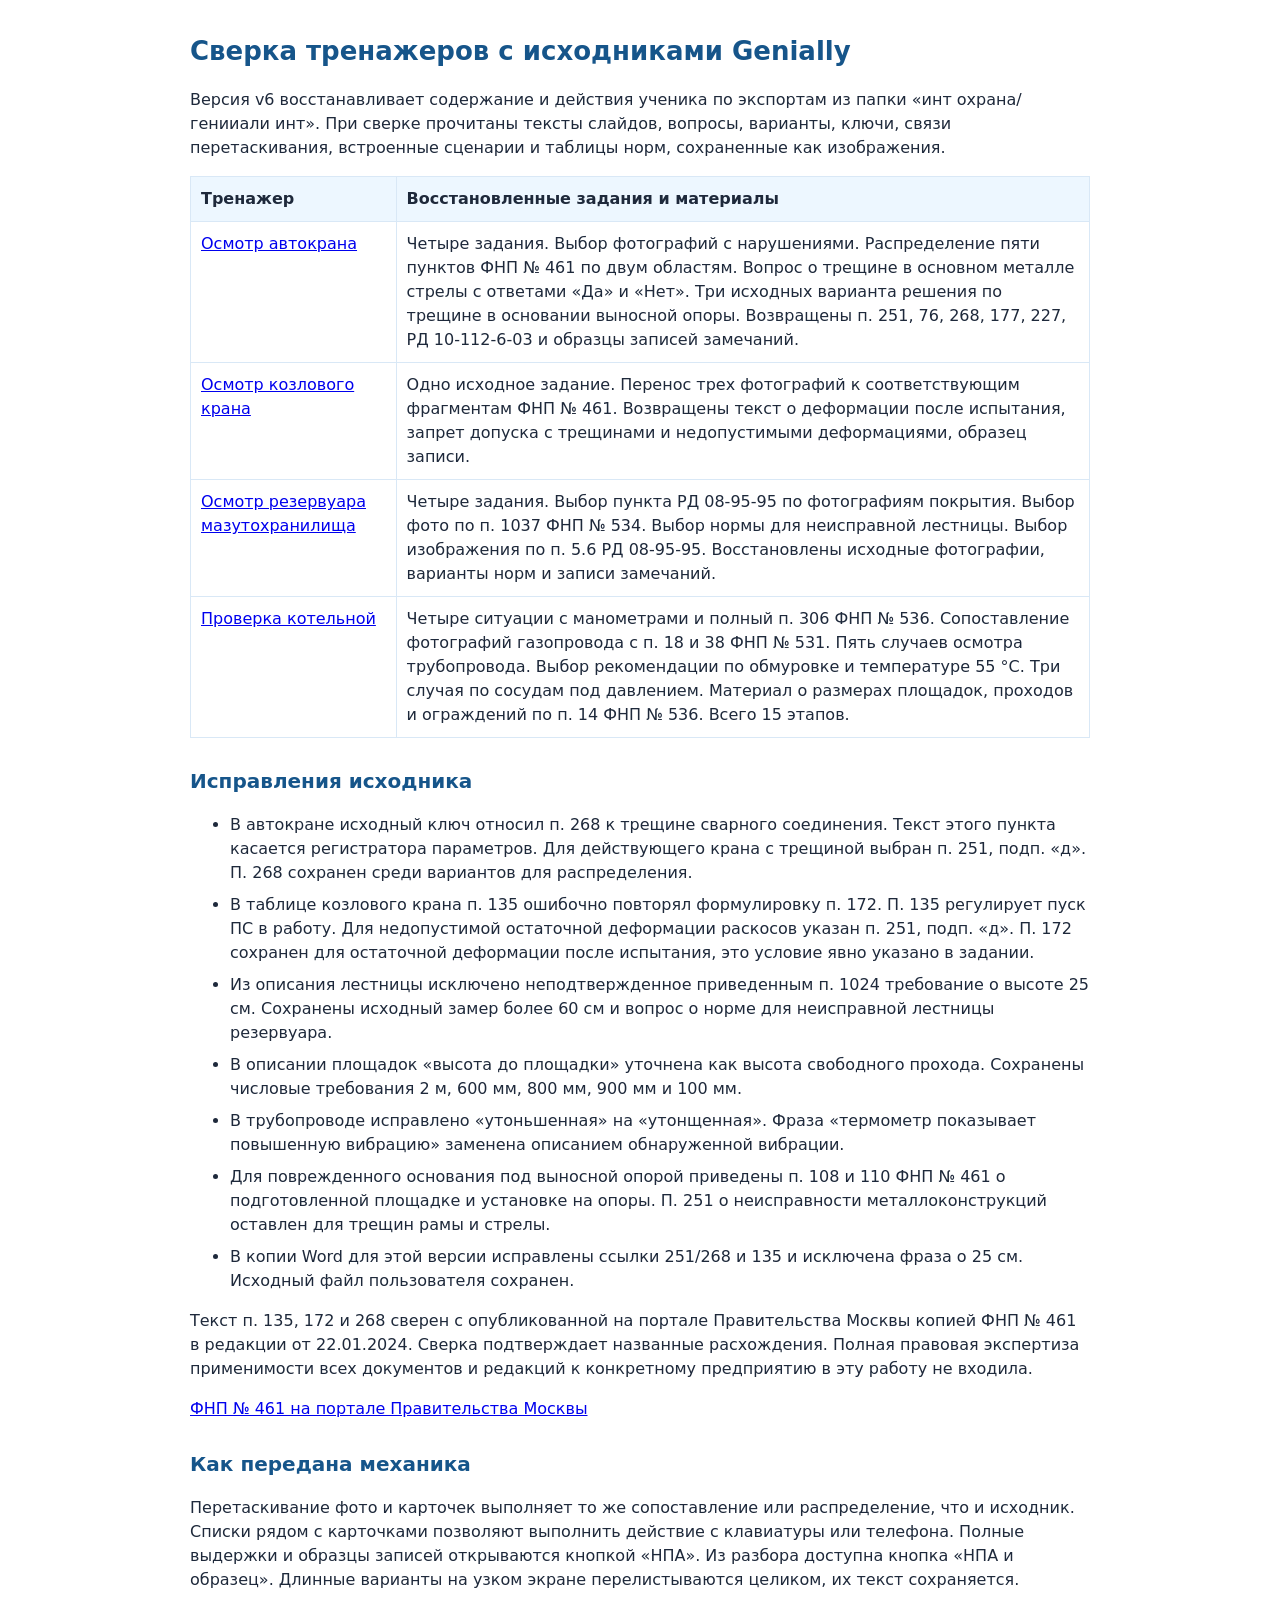
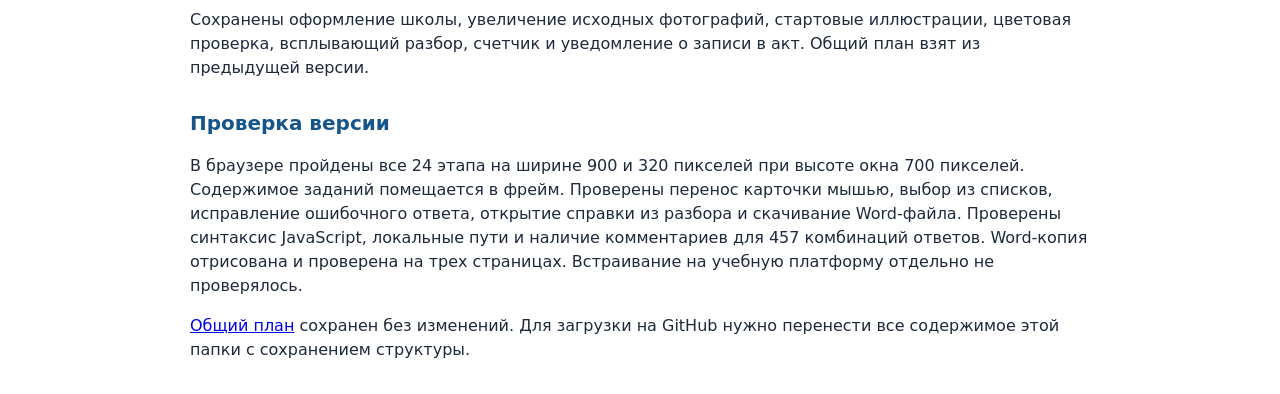
<file: prombez-practicum/source-review.html>
<!doctype html>
<html lang="ru"><meta charset="utf-8"><meta name="viewport" content="width=device-width,initial-scale=1">
<title>Сверка тренажеров с исходниками Genially</title>
<style>body{max-width:900px;margin:32px auto;padding:0 20px;font:16px/1.5 system-ui,sans-serif;color:#1e293b}h1,h2{color:#16558a}h1{font-size:26px}h2{font-size:20px;margin-top:28px}table{border-collapse:collapse;width:100%}td,th{border:1px solid #d9e8f6;padding:10px;text-align:left;vertical-align:top}th{background:#edf7ff}li{margin:8px 0}code{overflow-wrap:anywhere}</style>
<h1>Сверка тренажеров с исходниками Genially</h1>
<p>Версия v6 восстанавливает содержание и действия ученика по экспортам из папки «инт охрана/генииали инт». При сверке прочитаны тексты слайдов, вопросы, варианты, ключи, связи перетаскивания, встроенные сценарии и таблицы норм, сохраненные как изображения.</p>
<table>
<tr><th>Тренажер</th><th>Восстановленные задания и материалы</th></tr>
<tr><td><a href="avtokran.html">Осмотр автокрана</a></td><td>Четыре задания. Выбор фотографий с нарушениями. Распределение пяти пунктов ФНП № 461 по двум областям. Вопрос о трещине в основном металле стрелы с ответами «Да» и «Нет». Три исходных варианта решения по трещине в основании выносной опоры. Возвращены п. 251, 76, 268, 177, 227, РД 10-112-6-03 и образцы записей замечаний.</td></tr>
<tr><td><a href="kozlovoy-kran.html">Осмотр козлового крана</a></td><td>Одно исходное задание. Перенос трех фотографий к соответствующим фрагментам ФНП № 461. Возвращены текст о деформации после испытания, запрет допуска с трещинами и недопустимыми деформациями, образец записи.</td></tr>
<tr><td><a href="mazutokhranilishche.html">Осмотр резервуара мазутохранилища</a></td><td>Четыре задания. Выбор пункта РД 08-95-95 по фотографиям покрытия. Выбор фото по п. 1037 ФНП № 534. Выбор нормы для неисправной лестницы. Выбор изображения по п. 5.6 РД 08-95-95. Восстановлены исходные фотографии, варианты норм и записи замечаний.</td></tr>
<tr><td><a href="kotelnaya.html">Проверка котельной</a></td><td>Четыре ситуации с манометрами и полный п. 306 ФНП № 536. Сопоставление фотографий газопровода с п. 18 и 38 ФНП № 531. Пять случаев осмотра трубопровода. Выбор рекомендации по обмуровке и температуре 55 °C. Три случая по сосудам под давлением. Материал о размерах площадок, проходов и ограждений по п. 14 ФНП № 536. Всего 15 этапов.</td></tr>
</table>
<h2>Исправления исходника</h2>
<ul>
<li>В автокране исходный ключ относил п. 268 к трещине сварного соединения. Текст этого пункта касается регистратора параметров. Для действующего крана с трещиной выбран п. 251, подп. «д». П. 268 сохранен среди вариантов для распределения.</li>
<li>В таблице козлового крана п. 135 ошибочно повторял формулировку п. 172. П. 135 регулирует пуск ПС в работу. Для недопустимой остаточной деформации раскосов указан п. 251, подп. «д». П. 172 сохранен для остаточной деформации после испытания, это условие явно указано в задании.</li>
<li>Из описания лестницы исключено неподтвержденное приведенным п. 1024 требование о высоте 25 см. Сохранены исходный замер более 60 см и вопрос о норме для неисправной лестницы резервуара.</li>
<li>В описании площадок «высота до площадки» уточнена как высота свободного прохода. Сохранены числовые требования 2 м, 600 мм, 800 мм, 900 мм и 100 мм.</li>
<li>В трубопроводе исправлено «утоньшенная» на «утонщенная». Фраза «термометр показывает повышенную вибрацию» заменена описанием обнаруженной вибрации.</li>
<li>Для поврежденного основания под выносной опорой приведены п. 108 и 110 ФНП № 461 о подготовленной площадке и установке на опоры. П. 251 о неисправности металлоконструкций оставлен для трещин рамы и стрелы.</li>
<li>В копии Word для этой версии исправлены ссылки 251/268 и 135 и исключена фраза о 25 см. Исходный файл пользователя сохранен.</li>
</ul>
<p>Текст п. 135, 172 и 268 сверен с опубликованной на портале Правительства Москвы копией ФНП № 461 в редакции от 22.01.2024. Сверка подтверждает названные расхождения. Полная правовая экспертиза применимости всех документов и редакций к конкретному предприятию в эту работу не входила.</p>
<p><a href="https://www.mos.ru/upload/documents/files/8642/PrikazRostehnadzoraot26112020N461%28redot22012024.pdf">ФНП № 461 на портале Правительства Москвы</a></p>
<h2>Как передана механика</h2>
<p>Перетаскивание фото и карточек выполняет то же сопоставление или распределение, что и исходник. Списки рядом с карточками позволяют выполнить действие с клавиатуры или телефона. Полные выдержки и образцы записей открываются кнопкой «НПА». Из разбора доступна кнопка «НПА и образец». Длинные варианты на узком экране перелистываются целиком, их текст сохраняется.</p>
<p>Сохранены оформление школы, увеличение исходных фотографий, стартовые иллюстрации, цветовая проверка, всплывающий разбор, счетчик и уведомление о записи в акт. Общий план взят из предыдущей версии.</p>
<h2>Проверка версии</h2>
<p>В браузере пройдены все 24 этапа на ширине 900 и 320 пикселей при высоте окна 700 пикселей. Содержимое заданий помещается в фрейм. Проверены перенос карточки мышью, выбор из списков, исправление ошибочного ответа, открытие справки из разбора и скачивание Word-файла. Проверены синтаксис JavaScript, локальные пути и наличие комментариев для 457 комбинаций ответов. Word-копия отрисована и проверена на трех страницах. Встраивание на учебную платформу отдельно не проверялось.</p>
<p><a href="obshchiy-plan.html">Общий план</a> сохранен без изменений. Для загрузки на GitHub нужно перенести все содержимое этой папки с сохранением структуры.</p>
</html>
</file>
